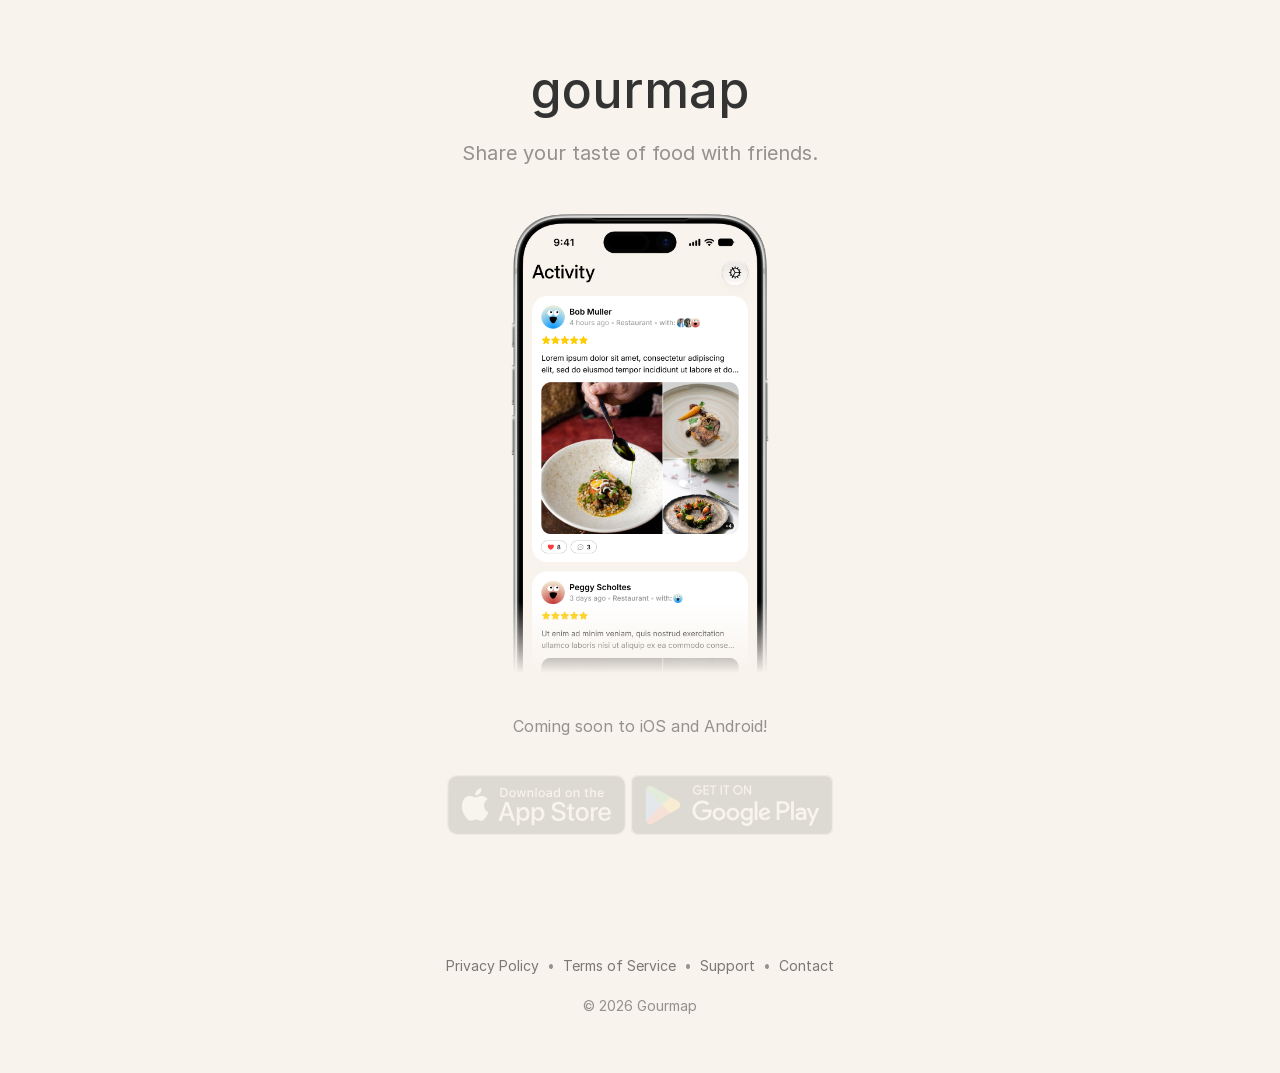
<file: index.html>
<!DOCTYPE html>
<html lang="en">
  <head>
    <meta charset="UTF-8" />
    <meta name="viewport" content="width=device-width, initial-scale=1" />
    <meta name="author" content="Gourmap" />
    <meta name="description" content="Share your taste of food with friends. Log restaurant visits, keep a map of places you love, and see where your friends eat." />
    <meta name="robots" content="index, follow" />
    <link rel="canonical" href="https://gourmap.app/" />

    <meta property="og:type" content="website" />
    <meta property="og:site_name" content="Gourmap" />
    <meta property="og:title" content="Gourmap" />
    <meta property="og:description" content="Share your taste of food with friends. Log restaurant visits, keep a map of places you love, and see where your friends eat." />
    <meta property="og:url" content="https://gourmap.app/" />
    <meta property="og:image" content="https://gourmap.app/assets/images/mockup.png" />
    <meta name="twitter:card" content="summary_large_image" />

    <link rel="preload" as="font" type="font/woff2" href="assets/fonts/Inter-Regular.woff2" crossorigin />
    <link rel="preload" as="font" type="font/woff2" href="assets/fonts/Inter-Medium.woff2" crossorigin />
    <link rel="stylesheet" href="style.css" />

    <title>Gourmap</title>
  </head>
  <body>
    <header>
        <h1>gourmap</h1>
        <p class="intro">Share your taste of food with friends.</p>
        <img src="assets/images/mockup.png" loading="lazy" alt="Gourmap app screens showing a restaurant map and visit log" style="max-height: 500px;"/>
        <p>Coming soon to iOS and Android!</p>
        <img
          src="assets/images/appstore.svg"
          loading="lazy"
          alt="Download on the App Store (coming soon)"
          style="height: 60px; opacity: 0.1;"
        />
        <img
          src="assets/images/playstore.svg"
          loading="lazy"
          alt="Get it on Google Play (coming soon)"
          style="height: 60px; opacity: 0.1;"
        />
    </header>
    <footer>
      <p>
      <a href="privacy.html">Privacy Policy</a>
      <span>•</span>
      <a href="terms.html">Terms of Service</a>
      <span>•</span>
      <a href="support.html">Support</a>
      <span>•</span>
      <a href="mailto:info@gourmap.app">Contact</a>
      </p>
      <p>© <script>document.write(new Date().getFullYear())</script> Gourmap</p>
    </footer>
  </body>
</html>
</file>
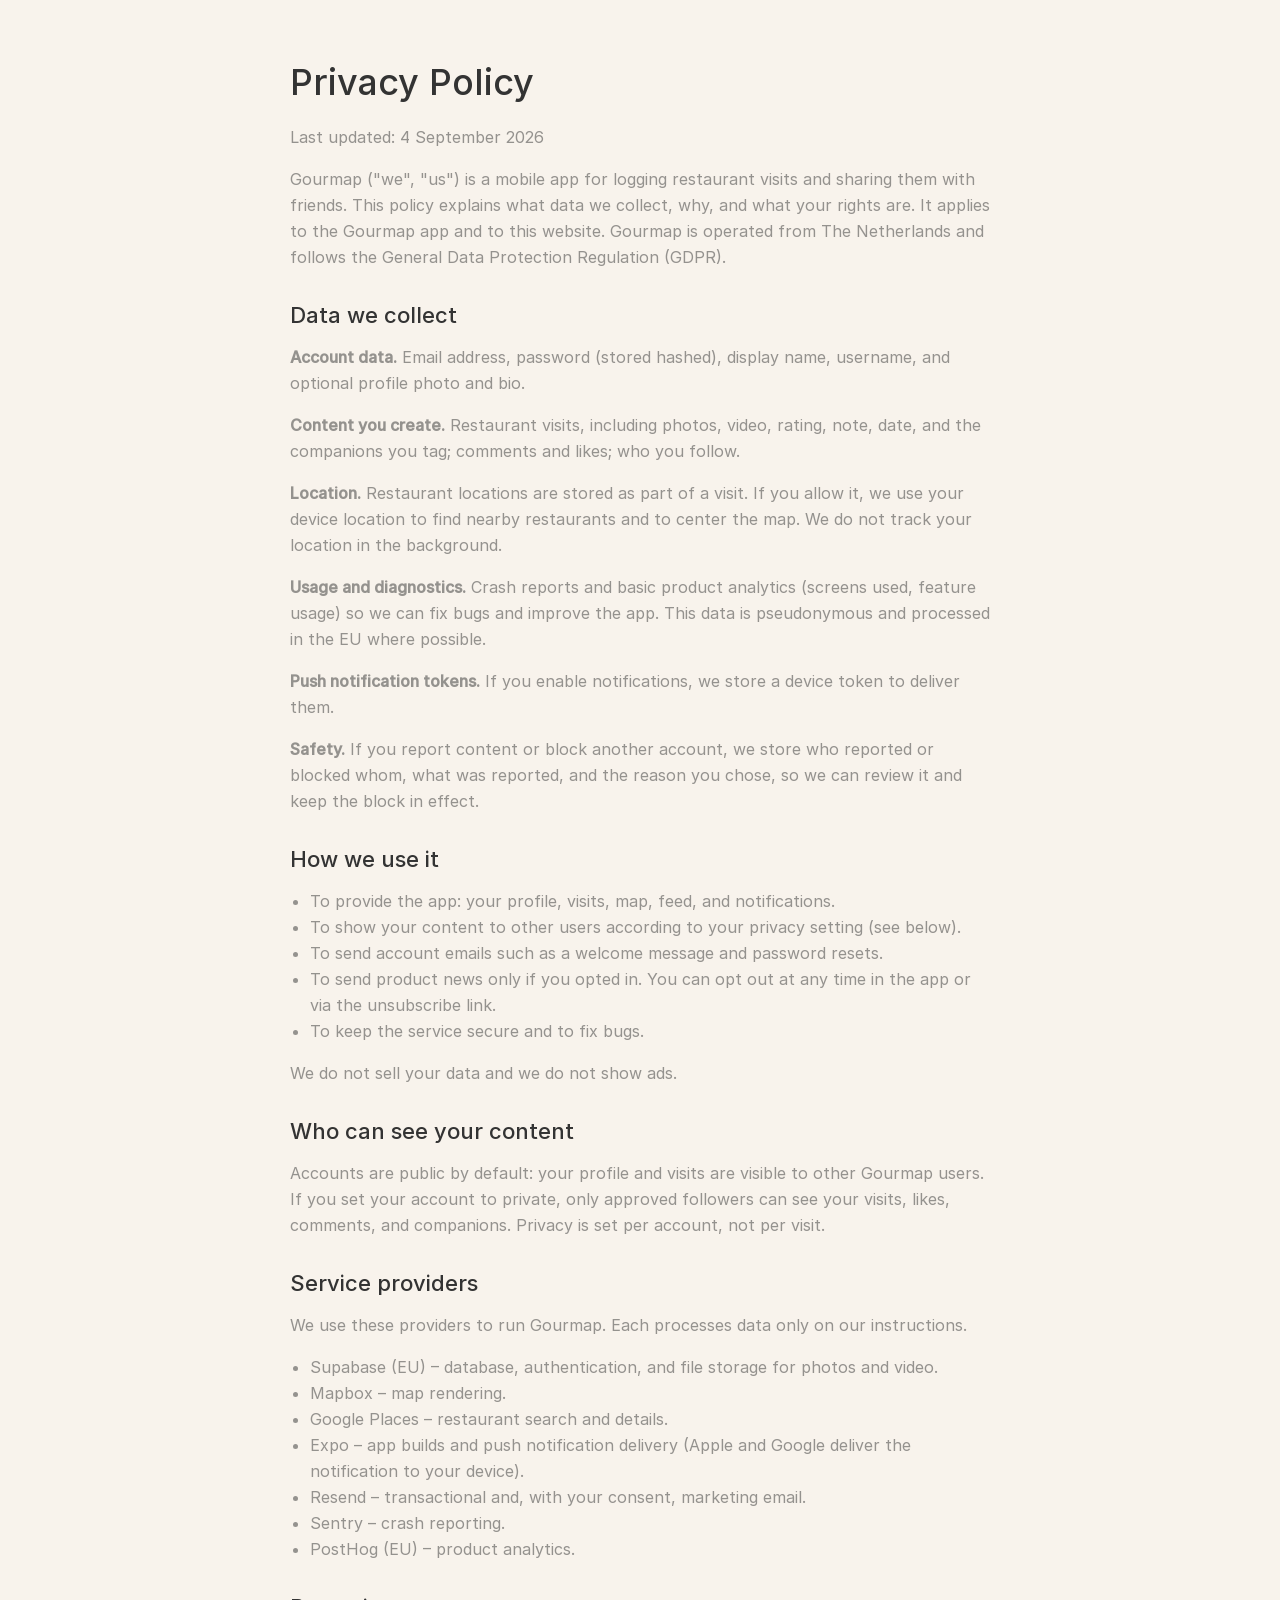
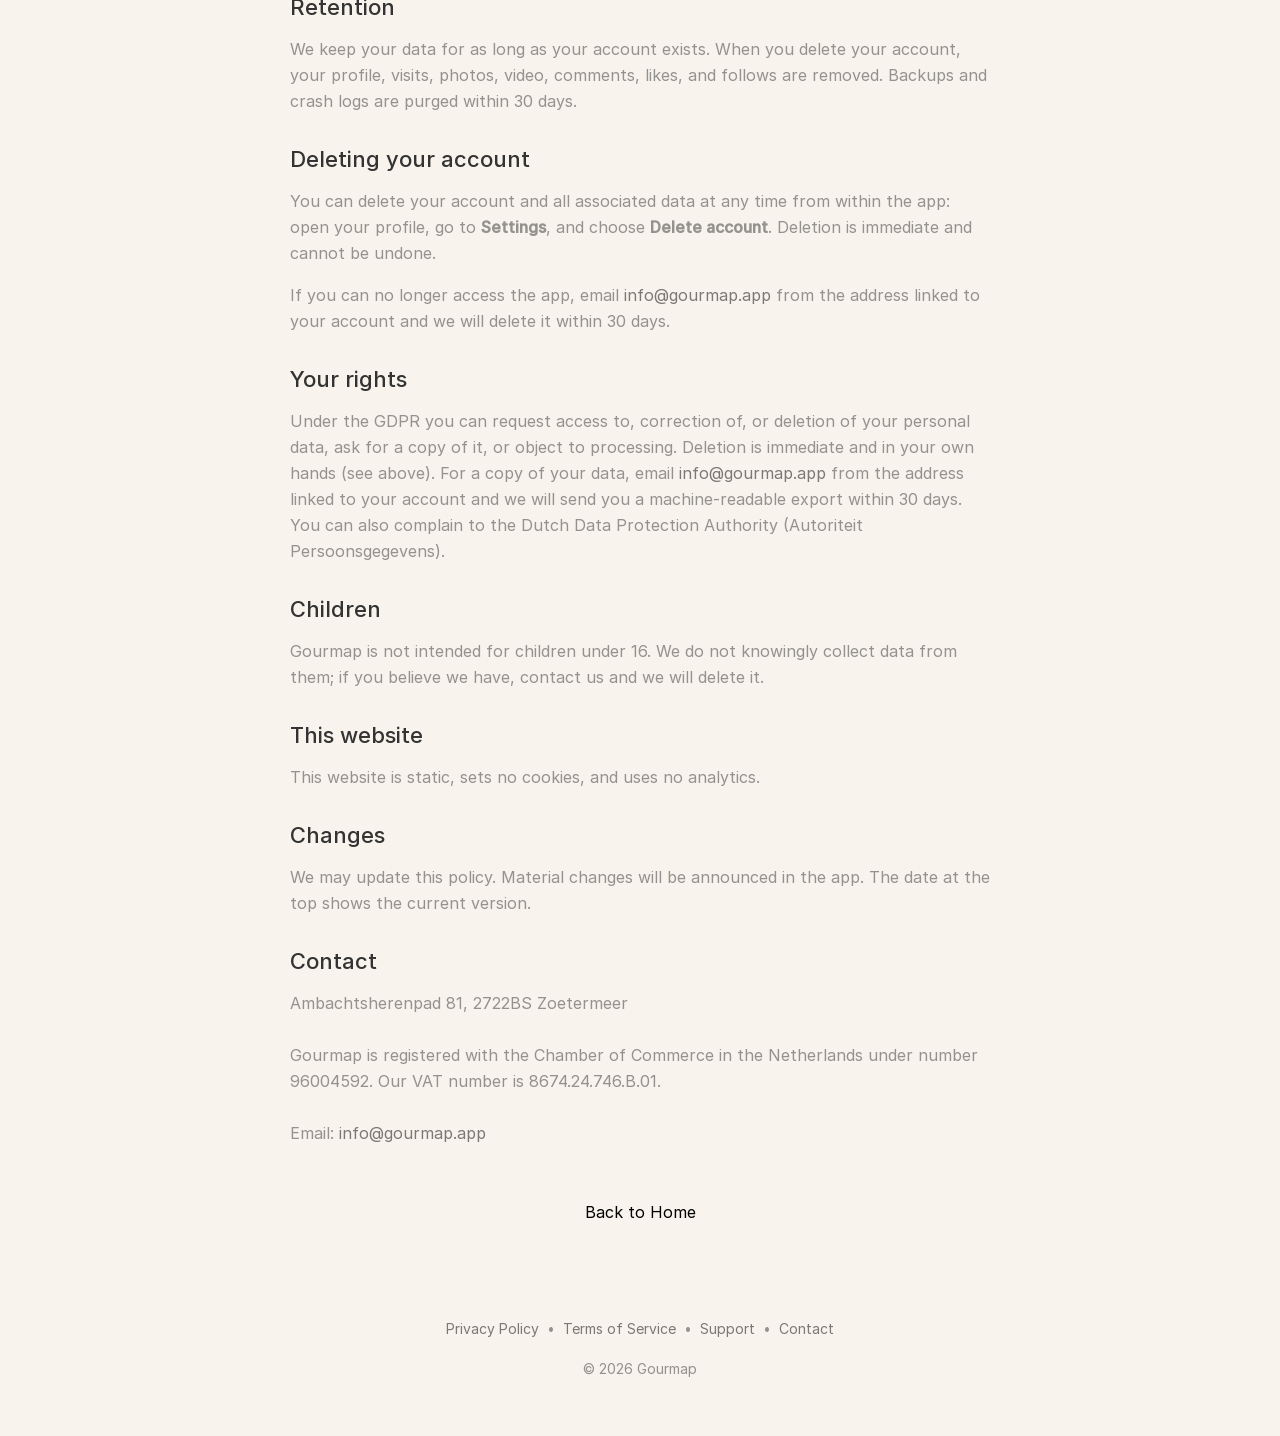
<file: privacy.html>
<!DOCTYPE html>
<html lang="en">
  <head>
    <meta charset="UTF-8" />
    <meta name="viewport" content="width=device-width, initial-scale=1" />
    <meta name="author" content="Gourmap" />
    <meta name="description" content="How Gourmap collects, uses, and protects your data, and how to delete your account." />
    <meta name="robots" content="index, follow" />
    <link rel="canonical" href="https://gourmap.app/privacy.html" />

    <meta property="og:type" content="website" />
    <meta property="og:site_name" content="Gourmap" />
    <meta property="og:title" content="Privacy Policy – Gourmap" />
    <meta property="og:description" content="How Gourmap collects, uses, and protects your data, and how to delete your account." />
    <meta property="og:url" content="https://gourmap.app/privacy.html" />
    <meta property="og:image" content="https://gourmap.app/assets/images/mockup.png" />
    <meta name="twitter:card" content="summary_large_image" />

    <link rel="preload" as="font" type="font/woff2" href="assets/fonts/Inter-Regular.woff2" crossorigin />
    <link rel="preload" as="font" type="font/woff2" href="assets/fonts/Inter-Medium.woff2" crossorigin />
    <link rel="stylesheet" href="style.css" />

    <title>Privacy Policy – Gourmap</title>
  </head>
  <body>
    <main class="container">
      <section>
        <h1>Privacy Policy</h1>
        <p>Last updated: 4 September 2026</p>
        <p>Gourmap ("we", "us") is a mobile app for logging restaurant visits and sharing them with friends. This policy explains what data we collect, why, and what your rights are. It applies to the Gourmap app and to this website. Gourmap is operated from The Netherlands and follows the General Data Protection Regulation (GDPR).</p>

        <h2>Data we collect</h2>
        <p><strong>Account data.</strong> Email address, password (stored hashed), display name, username, and optional profile photo and bio.</p>
        <p><strong>Content you create.</strong> Restaurant visits, including photos, video, rating, note, date, and the companions you tag; comments and likes; who you follow.</p>
        <p><strong>Location.</strong> Restaurant locations are stored as part of a visit. If you allow it, we use your device location to find nearby restaurants and to center the map. We do not track your location in the background.</p>
        <p><strong>Usage and diagnostics.</strong> Crash reports and basic product analytics (screens used, feature usage) so we can fix bugs and improve the app. This data is pseudonymous and processed in the EU where possible.</p>
        <p><strong>Push notification tokens.</strong> If you enable notifications, we store a device token to deliver them.</p>
        <p><strong>Safety.</strong> If you report content or block another account, we store who reported or blocked whom, what was reported, and the reason you chose, so we can review it and keep the block in effect.</p>

        <h2>How we use it</h2>
        <ul>
          <li>To provide the app: your profile, visits, map, feed, and notifications.</li>
          <li>To show your content to other users according to your privacy setting (see below).</li>
          <li>To send account emails such as a welcome message and password resets.</li>
          <li>To send product news only if you opted in. You can opt out at any time in the app or via the unsubscribe link.</li>
          <li>To keep the service secure and to fix bugs.</li>
        </ul>
        <p>We do not sell your data and we do not show ads.</p>

        <h2>Who can see your content</h2>
        <p>Accounts are public by default: your profile and visits are visible to other Gourmap users. If you set your account to private, only approved followers can see your visits, likes, comments, and companions. Privacy is set per account, not per visit.</p>

        <h2>Service providers</h2>
        <p>We use these providers to run Gourmap. Each processes data only on our instructions.</p>
        <ul>
          <li>Supabase (EU) – database, authentication, and file storage for photos and video.</li>
          <li>Mapbox – map rendering.</li>
          <li>Google Places – restaurant search and details.</li>
          <li>Expo – app builds and push notification delivery (Apple and Google deliver the notification to your device).</li>
          <li>Resend – transactional and, with your consent, marketing email.</li>
          <li>Sentry – crash reporting.</li>
          <li>PostHog (EU) – product analytics.</li>
        </ul>

        <h2>Retention</h2>
        <p>We keep your data for as long as your account exists. When you delete your account, your profile, visits, photos, video, comments, likes, and follows are removed. Backups and crash logs are purged within 30 days.</p>

        <h2 id="delete-account">Deleting your account</h2>
        <p>You can delete your account and all associated data at any time from within the app: open your profile, go to <strong>Settings</strong>, and choose <strong>Delete account</strong>. Deletion is immediate and cannot be undone.</p>
        <p>If you can no longer access the app, email <a href="mailto:info@gourmap.app">info@gourmap.app</a> from the address linked to your account and we will delete it within 30 days.</p>

        <h2>Your rights</h2>
        <p>Under the GDPR you can request access to, correction of, or deletion of your personal data, ask for a copy of it, or object to processing. Deletion is immediate and in your own hands (see above). For a copy of your data, email <a href="mailto:info@gourmap.app">info@gourmap.app</a> from the address linked to your account and we will send you a machine-readable export within 30 days. You can also complain to the Dutch Data Protection Authority (Autoriteit Persoonsgegevens).</p>

        <h2>Children</h2>
        <p>Gourmap is not intended for children under 16. We do not knowingly collect data from them; if you believe we have, contact us and we will delete it.</p>

        <h2>This website</h2>
        <p>This website is static, sets no cookies, and uses no analytics.</p>

        <h2>Changes</h2>
        <p>We may update this policy. Material changes will be announced in the app. The date at the top shows the current version.</p>

        <h2>Contact</h2>
        <p>Ambachtsherenpad 81, 2722BS Zoetermeer<br><br>Gourmap is registered with the Chamber of Commerce in the Netherlands under number 96004592. Our VAT number is 8674.24.746.B.01.<br><br>Email: <a href="mailto:info@gourmap.app">info@gourmap.app</a></p>

        <a class="back" href="index.html">Back to Home</a>
      </section>
    </main>
    <footer>
      <p>
      <a href="privacy.html">Privacy Policy</a>
      <span>•</span>
      <a href="terms.html">Terms of Service</a>
      <span>•</span>
      <a href="support.html">Support</a>
      <span>•</span>
      <a href="mailto:info@gourmap.app">Contact</a>
      </p>
      <p>© <script>document.write(new Date().getFullYear())</script> Gourmap</p>
    </footer>
  </body>
</html>
</file>
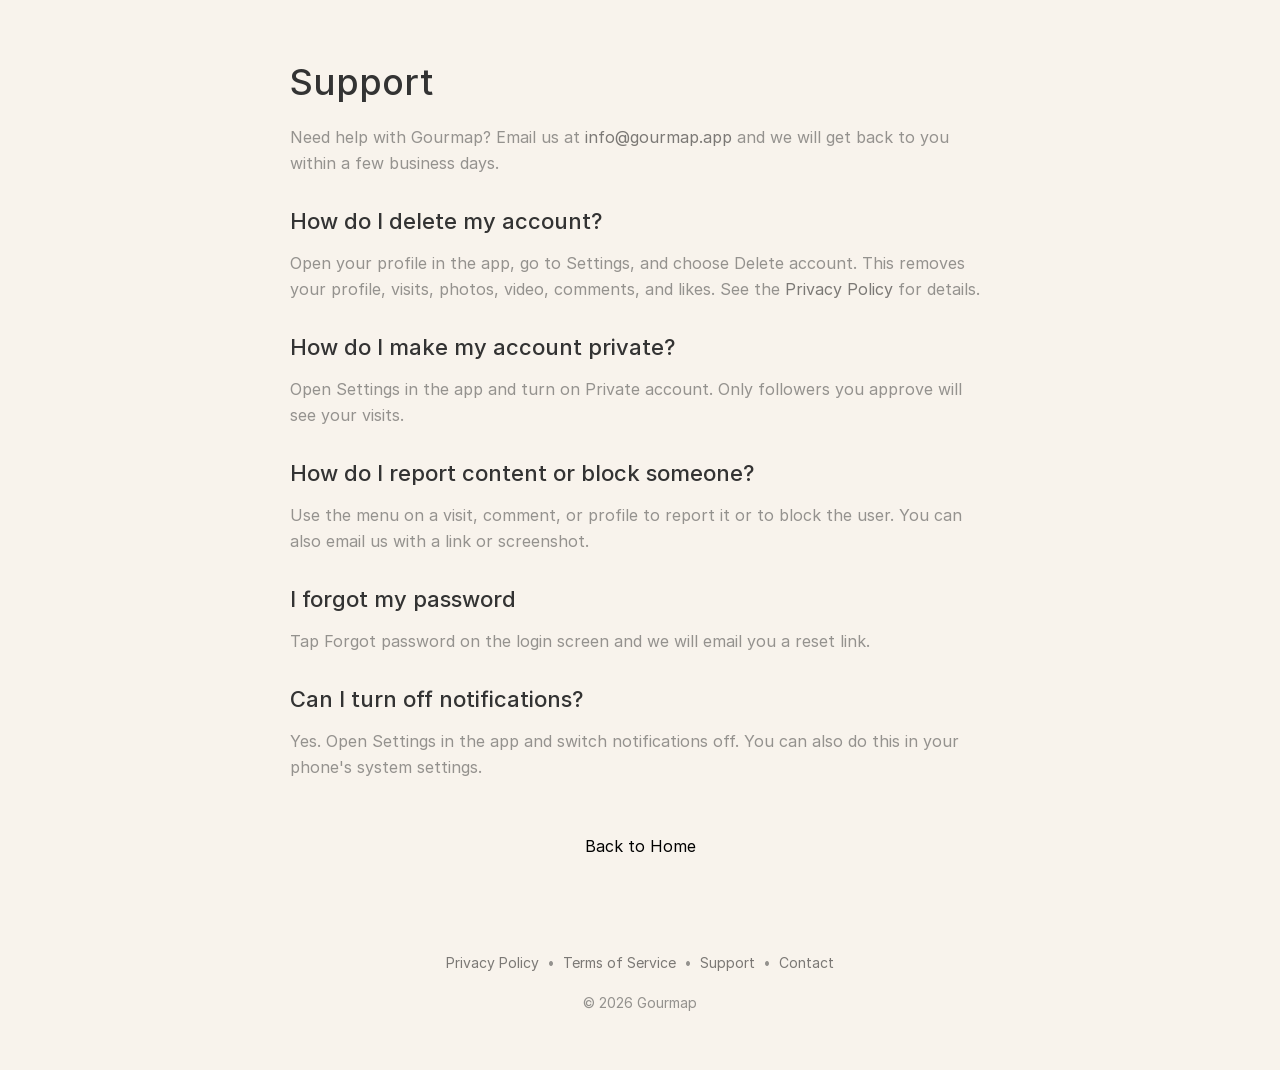
<file: support.html>
<!DOCTYPE html>
<html lang="en">
  <head>
    <meta charset="UTF-8" />
    <meta name="viewport" content="width=device-width, initial-scale=1" />
    <meta name="author" content="Gourmap" />
    <meta name="description" content="Get help with the Gourmap app: contact, account deletion, and frequently asked questions." />
    <meta name="robots" content="index, follow" />
    <link rel="canonical" href="https://gourmap.app/support.html" />

    <meta property="og:type" content="website" />
    <meta property="og:site_name" content="Gourmap" />
    <meta property="og:title" content="Support – Gourmap" />
    <meta property="og:description" content="Get help with the Gourmap app: contact, account deletion, and frequently asked questions." />
    <meta property="og:url" content="https://gourmap.app/support.html" />
    <meta property="og:image" content="https://gourmap.app/assets/images/mockup.png" />
    <meta name="twitter:card" content="summary_large_image" />

    <link rel="preload" as="font" type="font/woff2" href="assets/fonts/Inter-Regular.woff2" crossorigin />
    <link rel="preload" as="font" type="font/woff2" href="assets/fonts/Inter-Medium.woff2" crossorigin />
    <link rel="stylesheet" href="style.css" />

    <title>Support – Gourmap</title>
  </head>
  <body>
    <main class="container">
      <section>
        <h1>Support</h1>
        <p>Need help with Gourmap? Email us at <a href="mailto:info@gourmap.app">info@gourmap.app</a> and we will get back to you within a few business days.</p>

        <h2>How do I delete my account?</h2>
        <p>Open your profile in the app, go to Settings, and choose Delete account. This removes your profile, visits, photos, video, comments, and likes. See the <a href="privacy.html#delete-account">Privacy Policy</a> for details.</p>

        <h2>How do I make my account private?</h2>
        <p>Open Settings in the app and turn on Private account. Only followers you approve will see your visits.</p>

        <h2>How do I report content or block someone?</h2>
        <p>Use the menu on a visit, comment, or profile to report it or to block the user. You can also email us with a link or screenshot.</p>

        <h2>I forgot my password</h2>
        <p>Tap Forgot password on the login screen and we will email you a reset link.</p>

        <h2>Can I turn off notifications?</h2>
        <p>Yes. Open Settings in the app and switch notifications off. You can also do this in your phone's system settings.</p>

        <a class="back" href="index.html">Back to Home</a>
      </section>
    </main>
    <footer>
      <p>
      <a href="privacy.html">Privacy Policy</a>
      <span>•</span>
      <a href="terms.html">Terms of Service</a>
      <span>•</span>
      <a href="support.html">Support</a>
      <span>•</span>
      <a href="mailto:info@gourmap.app">Contact</a>
      </p>
      <p>© <script>document.write(new Date().getFullYear())</script> Gourmap</p>
    </footer>
  </body>
</html>
</file>
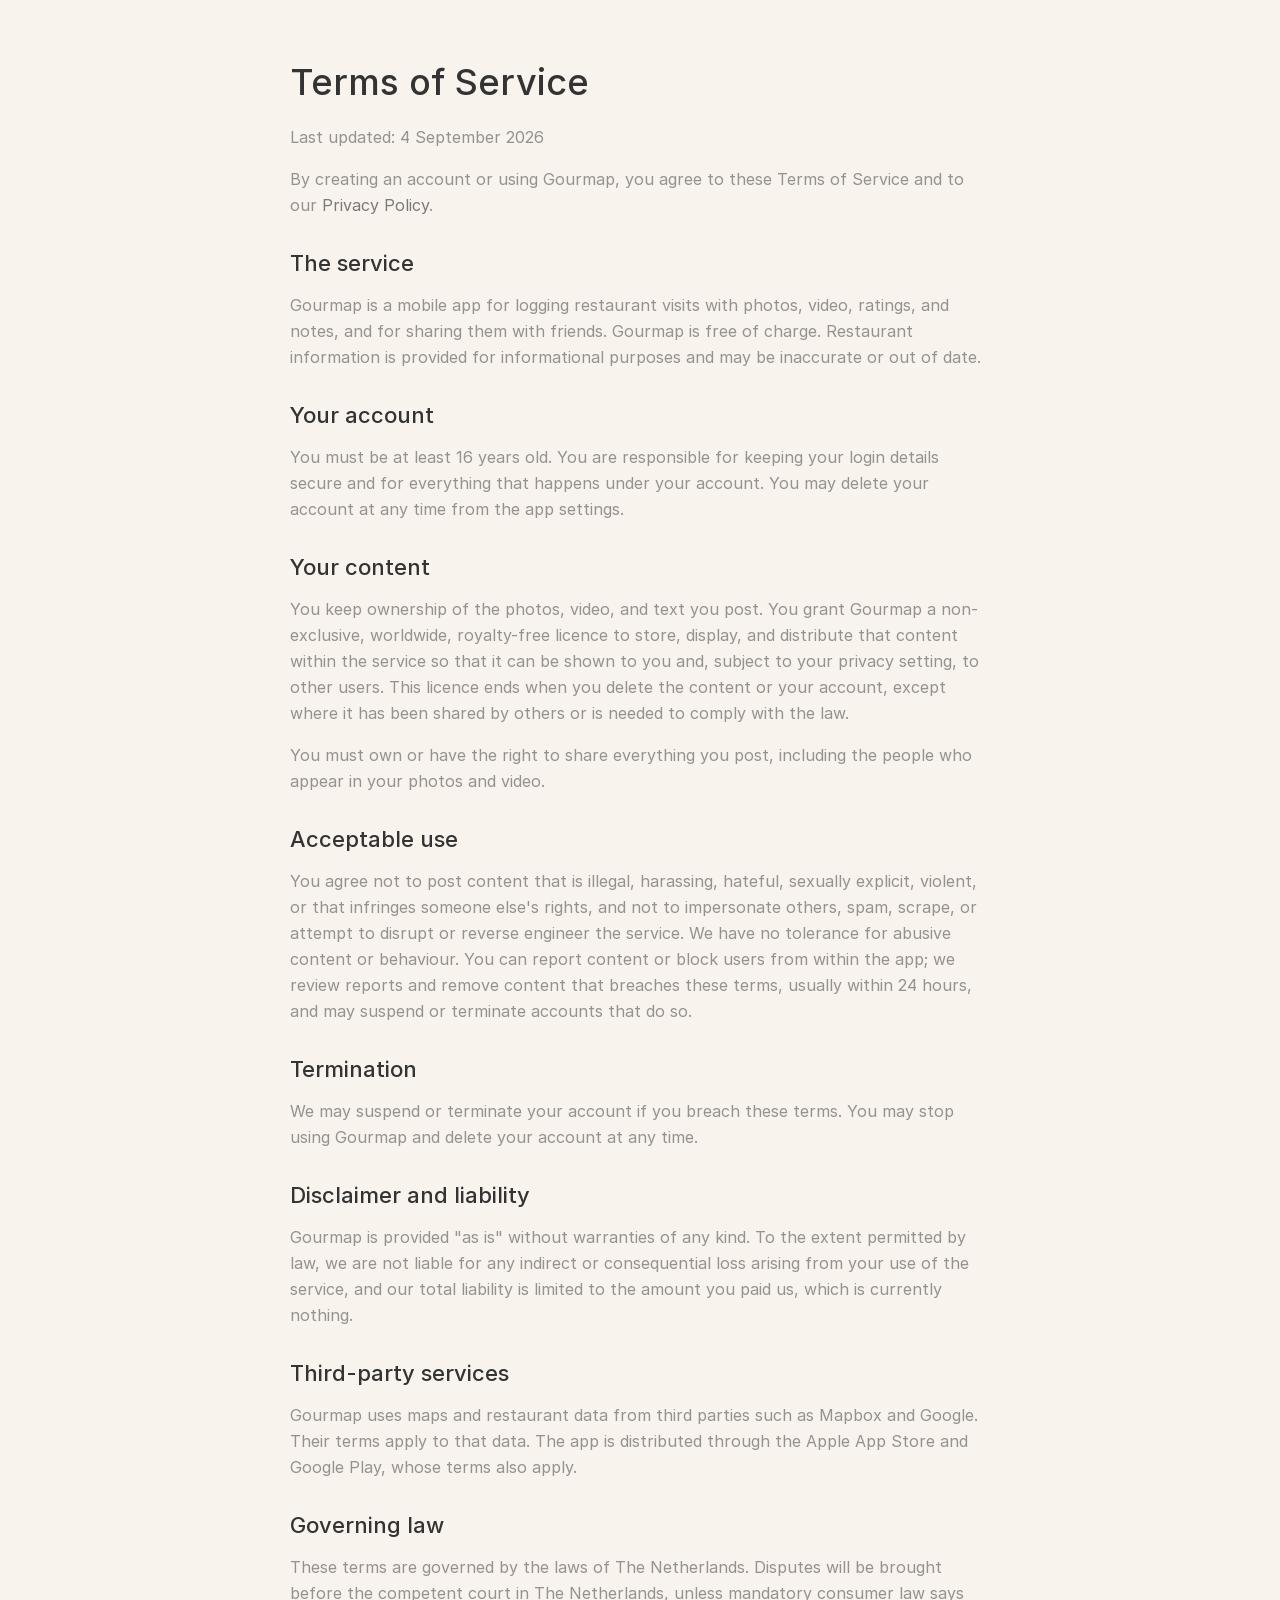
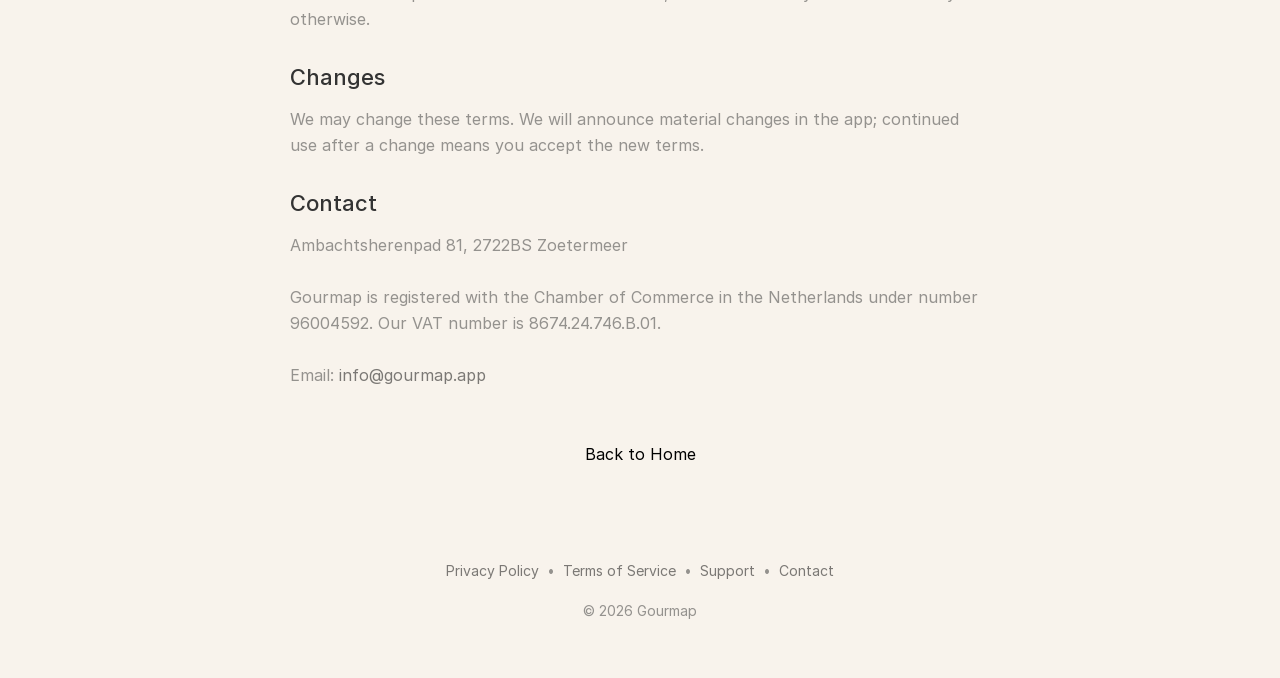
<file: terms.html>
<!DOCTYPE html>
<html lang="en">
  <head>
    <meta charset="UTF-8" />
    <meta name="viewport" content="width=device-width, initial-scale=1" />
    <meta name="author" content="Gourmap" />
    <meta name="description" content="The terms that apply when you use the Gourmap app and website." />
    <meta name="robots" content="index, follow" />
    <link rel="canonical" href="https://gourmap.app/terms.html" />

    <meta property="og:type" content="website" />
    <meta property="og:site_name" content="Gourmap" />
    <meta property="og:title" content="Terms of Service – Gourmap" />
    <meta property="og:description" content="The terms that apply when you use the Gourmap app and website." />
    <meta property="og:url" content="https://gourmap.app/terms.html" />
    <meta property="og:image" content="https://gourmap.app/assets/images/mockup.png" />
    <meta name="twitter:card" content="summary_large_image" />

    <link rel="preload" as="font" type="font/woff2" href="assets/fonts/Inter-Regular.woff2" crossorigin />
    <link rel="preload" as="font" type="font/woff2" href="assets/fonts/Inter-Medium.woff2" crossorigin />
    <link rel="stylesheet" href="style.css" />

    <title>Terms of Service – Gourmap</title>
  </head>
  <body>
    <main class="container">
      <section>
        <h1>Terms of Service</h1>
        <p>Last updated: 4 September 2026</p>
        <p>By creating an account or using Gourmap, you agree to these Terms of Service and to our <a href="privacy.html">Privacy Policy</a>.</p>

        <h2>The service</h2>
        <p>Gourmap is a mobile app for logging restaurant visits with photos, video, ratings, and notes, and for sharing them with friends. Gourmap is free of charge. Restaurant information is provided for informational purposes and may be inaccurate or out of date.</p>

        <h2>Your account</h2>
        <p>You must be at least 16 years old. You are responsible for keeping your login details secure and for everything that happens under your account. You may delete your account at any time from the app settings.</p>

        <h2>Your content</h2>
        <p>You keep ownership of the photos, video, and text you post. You grant Gourmap a non-exclusive, worldwide, royalty-free licence to store, display, and distribute that content within the service so that it can be shown to you and, subject to your privacy setting, to other users. This licence ends when you delete the content or your account, except where it has been shared by others or is needed to comply with the law.</p>
        <p>You must own or have the right to share everything you post, including the people who appear in your photos and video.</p>

        <h2>Acceptable use</h2>
        <p>You agree not to post content that is illegal, harassing, hateful, sexually explicit, violent, or that infringes someone else's rights, and not to impersonate others, spam, scrape, or attempt to disrupt or reverse engineer the service. We have no tolerance for abusive content or behaviour. You can report content or block users from within the app; we review reports and remove content that breaches these terms, usually within 24 hours, and may suspend or terminate accounts that do so.</p>

        <h2>Termination</h2>
        <p>We may suspend or terminate your account if you breach these terms. You may stop using Gourmap and delete your account at any time.</p>

        <h2>Disclaimer and liability</h2>
        <p>Gourmap is provided "as is" without warranties of any kind. To the extent permitted by law, we are not liable for any indirect or consequential loss arising from your use of the service, and our total liability is limited to the amount you paid us, which is currently nothing.</p>

        <h2>Third-party services</h2>
        <p>Gourmap uses maps and restaurant data from third parties such as Mapbox and Google. Their terms apply to that data. The app is distributed through the Apple App Store and Google Play, whose terms also apply.</p>

        <h2>Governing law</h2>
        <p>These terms are governed by the laws of The Netherlands. Disputes will be brought before the competent court in The Netherlands, unless mandatory consumer law says otherwise.</p>

        <h2>Changes</h2>
        <p>We may change these terms. We will announce material changes in the app; continued use after a change means you accept the new terms.</p>

        <h2>Contact</h2>
        <p>Ambachtsherenpad 81, 2722BS Zoetermeer<br><br>Gourmap is registered with the Chamber of Commerce in the Netherlands under number 96004592. Our VAT number is 8674.24.746.B.01.<br><br>Email: <a href="mailto:info@gourmap.app">info@gourmap.app</a></p>

        <a class="back" href="index.html">Back to Home</a>
      </section>
    </main>
    <footer>
      <p>
      <a href="privacy.html">Privacy Policy</a>
      <span>•</span>
      <a href="terms.html">Terms of Service</a>
      <span>•</span>
      <a href="support.html">Support</a>
      <span>•</span>
      <a href="mailto:info@gourmap.app">Contact</a>
      </p>
      <p>© <script>document.write(new Date().getFullYear())</script> Gourmap</p>
    </footer>
  </body>
</html>
</file>
<file: style.css>
@font-face {
  font-family: 'Inter';
  font-weight: 400;
  font-display: swap;
  src: url('assets/fonts/Inter-Regular.woff2') format('woff2');
}

@font-face {
  font-family: 'Inter';
  font-weight: 500;
  font-display: swap;
  src: url('assets/fonts/Inter-Medium.woff2') format('woff2');
}

:root {
  font-family: 'Inter', system-ui, sans-serif;
  background-color: #F8F3EC;
  color: #333;
}

body {
  padding: 0;
  margin: 0;
}

img {
  max-width: 100%;
  padding: 20px 0;
}

header, section, footer {
  max-width: 700px;
  margin: 0 auto;
  padding: 40px 20px;
  text-align: center;
}

header h1 {
  text-align: center;
}

.container p, ul, h2, h1 {
  text-align: left;
}

.container ul {
  opacity: 0.5;
  line-height: 26px;
  padding-left: 20px;
}

h1 {
  font-size: 50px;
  font-weight: 500;
  color: #333;
  padding: 0;
  margin: 20px 0;
}

.container h1 {
  font-size: 36px;
}

.intro {
  font-size: 20px;
  font-weight: 400;
  opacity: 0.5;
  padding: 0;
  margin: 0 0 20px 0;
}

h2 {
  font-size: 22px;
  font-weight: 500;
  color: #333;
  margin: 32px 0 8px;
}

p {
  font-size: 16px;
  line-height: 26px;
  opacity: 0.5;
}

p span {
  margin: 0 4px;
}

footer p {
  font-size: 14px;
}

a {
  color: #000;
  text-decoration: none;
}

a:hover {
  text-decoration: underline;
}

.back {
  display: inline-block;
  margin-top: 40px;
}
</file>
